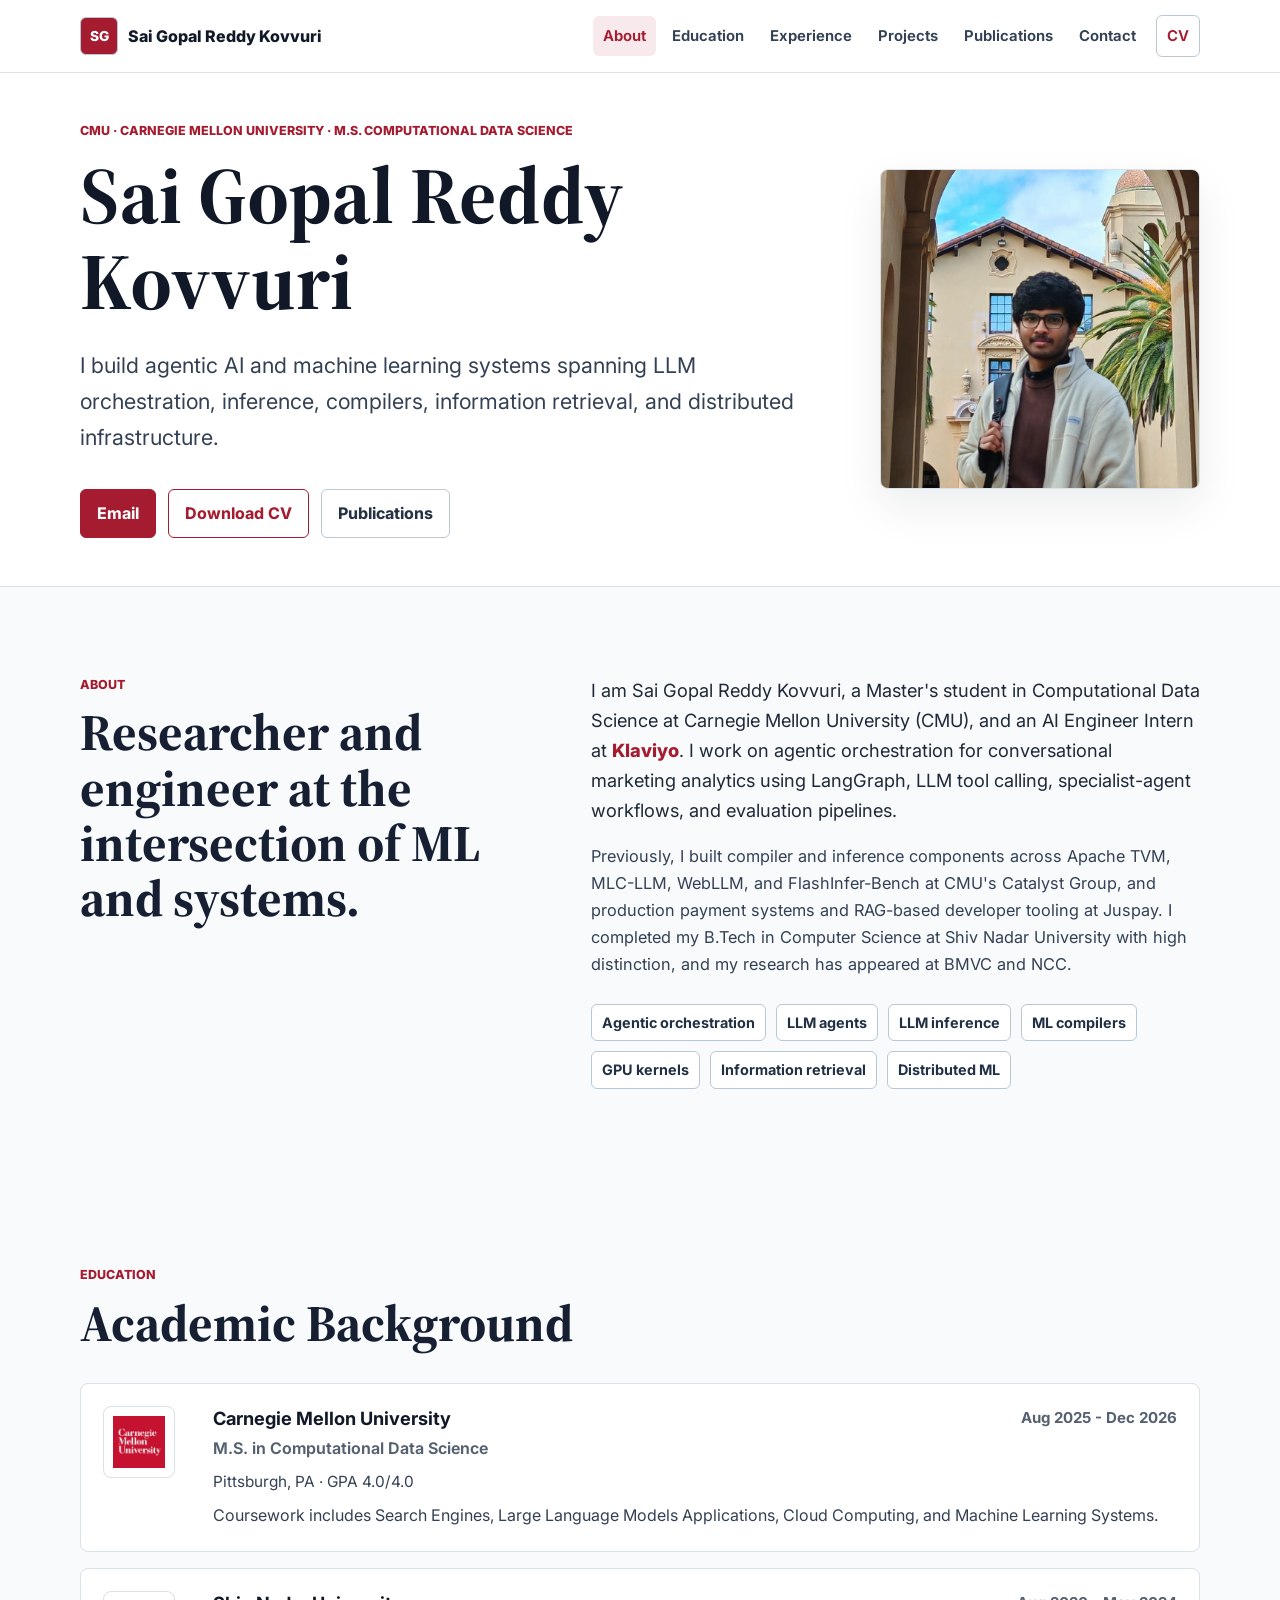
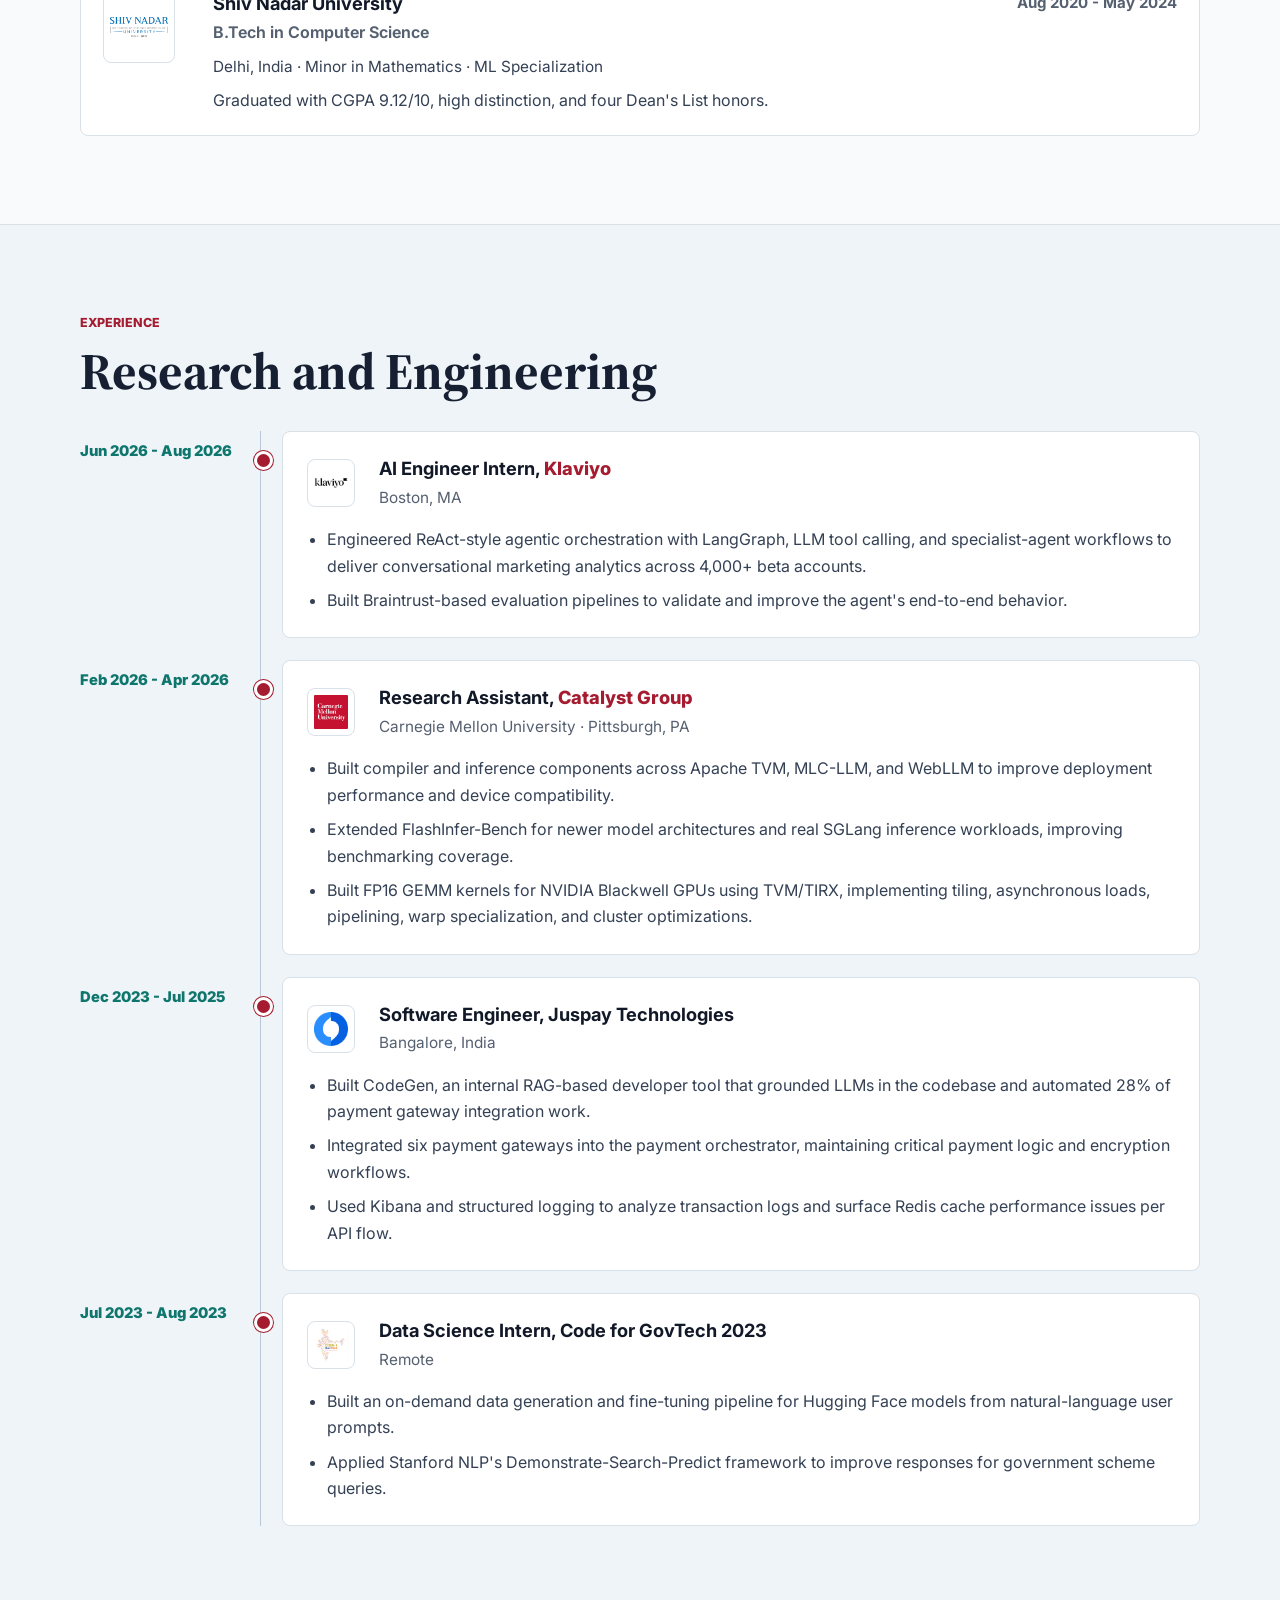
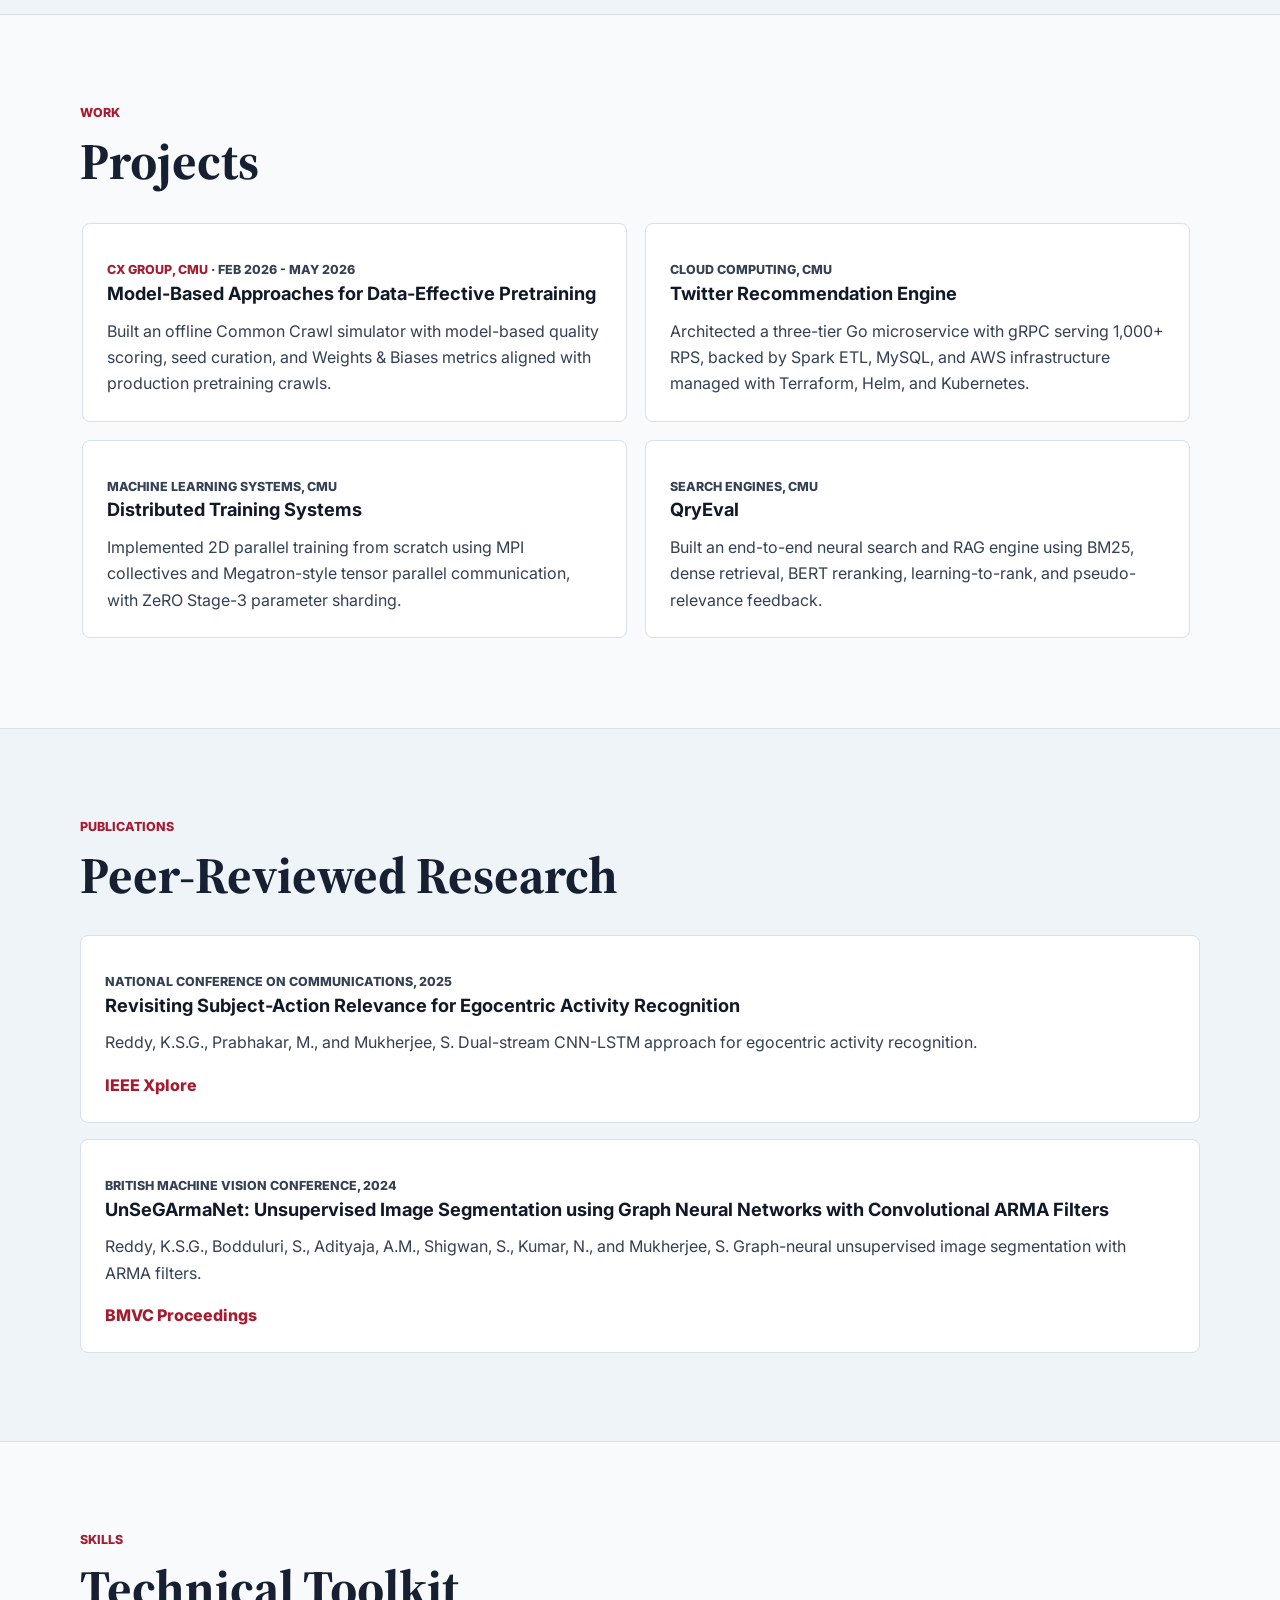
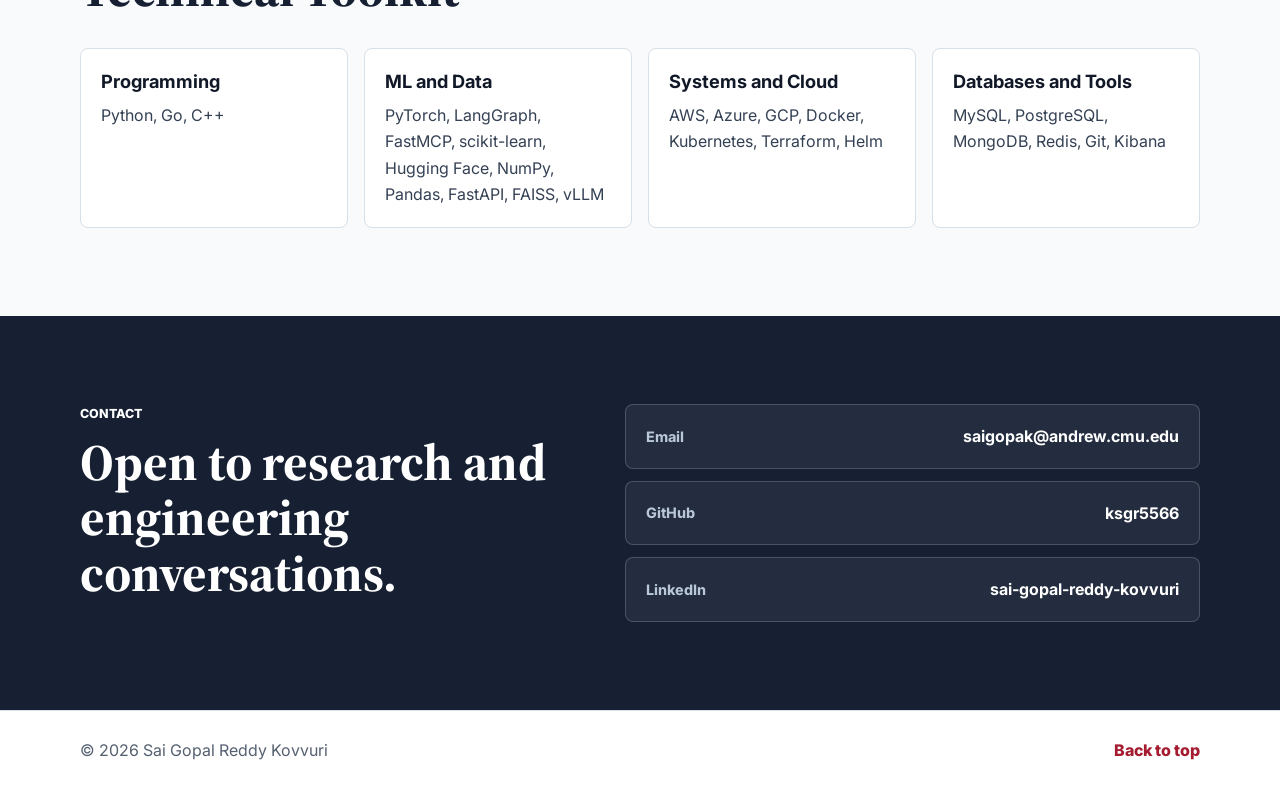
<file: index.html>
<!doctype html>
<html lang="en">
  <head>
    <meta charset="utf-8" />
    <meta name="viewport" content="width=device-width, initial-scale=1" />
    <title>Sai Gopal Reddy Kovvuri (ksgr5566) | Agentic AI &amp; ML Systems</title>
    <meta
      name="description"
      content="Sai Gopal Reddy Kovvuri, also known as Sai Gopal Reddy and ksgr5566, is a CMU M.S. student and AI engineer working on agentic orchestration and ML systems."
    />
    <meta name="author" content="Sai Gopal Reddy Kovvuri" />
    <meta name="robots" content="index, follow" />
    <meta
      name="keywords"
      content="Sai Gopal, Sai Gopal Reddy, Sai Gopal Reddy Kovvuri, ksgr5566, ksgr CMU, Sai Gopal CMU, Klaviyo AI engineer, agentic orchestration, CMU ML systems, Carnegie Mellon University"
    />
    <link rel="canonical" href="https://ksgr5566.github.io/" />
    <meta property="og:title" content="Sai Gopal Reddy Kovvuri | Agentic AI &amp; ML Systems Engineer" />
    <meta
      property="og:description"
      content="Academic and professional homepage of Sai Gopal Reddy Kovvuri, an AI engineer and CMU graduate student working on agentic orchestration and ML systems."
    />
    <meta property="og:type" content="website" />
    <meta property="og:url" content="https://ksgr5566.github.io/" />
    <meta property="og:image" content="https://ksgr5566.github.io/assets/profile.png" />
    <meta property="og:image:alt" content="Sai Gopal Reddy Kovvuri" />
    <meta property="og:site_name" content="Sai Gopal Reddy Kovvuri" />
    <meta name="twitter:card" content="summary" />
    <meta name="twitter:title" content="Sai Gopal Reddy Kovvuri | Agentic AI &amp; ML Systems Engineer" />
    <meta
      name="twitter:description"
      content="Sai Gopal Reddy Kovvuri, ksgr5566, works on agentic orchestration, LLM inference, and ML systems."
    />
    <meta name="twitter:image" content="https://ksgr5566.github.io/assets/profile.png" />
    <link rel="me" href="https://github.com/ksgr5566" />
    <link rel="me" href="https://linkedin.com/in/sai-gopal-reddy-kovvuri" />
    <link rel="preconnect" href="https://fonts.googleapis.com" />
    <link rel="preconnect" href="https://fonts.gstatic.com" crossorigin />
    <link
      href="https://fonts.googleapis.com/css2?family=Inter:wght@400;500;600;700;800&family=Source+Serif+4:wght@600;700&display=swap"
      rel="stylesheet"
    />
    <link rel="stylesheet" href="styles.css" />
    <script type="application/ld+json">
      {
        "@context": "https://schema.org",
        "@type": "Person",
        "@id": "https://ksgr5566.github.io/#sai-gopal-reddy-kovvuri",
        "name": "Sai Gopal Reddy Kovvuri",
        "alternateName": [
          "Sai Gopal",
          "Sai Gopal Reddy",
          "K. Sai Gopal Reddy",
          "ksgr5566",
          "ksgr"
        ],
        "url": "https://ksgr5566.github.io/",
        "image": "https://ksgr5566.github.io/assets/profile.png",
        "email": "saigopak@andrew.cmu.edu",
        "jobTitle": "AI Engineer Intern",
        "worksFor": {
          "@type": "Organization",
          "name": "Klaviyo",
          "url": "https://www.klaviyo.com/"
        },
        "affiliation": [
          {
            "@type": "Organization",
            "name": "Carnegie Mellon University",
            "url": "https://www.cmu.edu/"
          }
        ],
        "alumniOf": [
          {
            "@type": "CollegeOrUniversity",
            "name": "Shiv Nadar University"
          }
        ],
        "sameAs": [
          "https://github.com/ksgr5566",
          "https://linkedin.com/in/sai-gopal-reddy-kovvuri"
        ],
        "subjectOf": [
          {
            "@type": "ScholarlyArticle",
            "name": "UnSeGArmaNet: Unsupervised Image Segmentation using Graph Neural Networks with Convolutional ARMA Filters",
            "url": "https://bmvc2024.org/proceedings/922"
          },
          {
            "@type": "ScholarlyArticle",
            "name": "Revisiting Subject-Action Relevance for Egocentric Activity Recognition",
            "url": "https://ieeexplore.ieee.org/abstract/document/10983639"
          }
        ],
        "knowsAbout": [
          "Agentic orchestration",
          "LLM agents",
          "LLM evaluation",
          "Machine learning systems",
          "LLM inference",
          "ML compilers",
          "Information retrieval",
          "Distributed machine learning"
        ]
      }
    </script>
    <script defer src="script.js"></script>
  </head>
  <body>
    <a class="skip-link" href="#main">Skip to content</a>

    <header class="site-header">
      <div class="container header-inner">
        <a class="brand" href="#top" aria-label="Sai Gopal Reddy Kovvuri home">
          <span class="brand-mark">SG</span>
          <span>Sai Gopal Reddy Kovvuri</span>
        </a>
        <button class="burger" id="burger" aria-label="Toggle navigation" aria-expanded="false">
          <span></span><span></span><span></span>
        </button>
        <nav id="nav" class="nav" aria-label="Primary navigation">
          <a href="#about" class="nav-link">About</a>
          <a href="#education" class="nav-link">Education</a>
          <a href="#experience" class="nav-link">Experience</a>
          <a href="#projects" class="nav-link">Projects</a>
          <a href="#publications" class="nav-link">Publications</a>
          <a href="#contact" class="nav-link">Contact</a>
          <a href="assets/resume.pdf" class="nav-link nav-link-cv" target="_blank" rel="noopener">CV</a>
        </nav>
      </div>
    </header>

    <main id="main">
      <section id="top" class="hero">
        <div class="container hero-grid">
          <div class="hero-copy reveal">
            <p class="eyebrow">CMU &middot; Carnegie Mellon University &middot; M.S. Computational Data Science</p>
            <h1>Sai Gopal Reddy Kovvuri</h1>
            <p class="subtitle">
              I build agentic AI and machine learning systems spanning LLM orchestration, inference,
              compilers, information retrieval, and distributed infrastructure.
            </p>
            <div class="hero-actions">
              <a class="btn" href="mailto:saigopak@andrew.cmu.edu">Email</a>
              <a class="btn btn-secondary" href="assets/resume.pdf" target="_blank" rel="noopener">Download CV</a>
              <a class="btn btn-quiet" href="#publications">Publications</a>
            </div>
          </div>

          <aside class="profile-panel reveal" aria-label="Profile photo">
            <div class="avatar-frame">
              <img src="assets/profile.png" alt="Sai Gopal Reddy Kovvuri" class="avatar" />
            </div>
          </aside>
        </div>
      </section>

      <section id="about" class="section">
        <div class="container section-grid">
          <div>
            <p class="section-kicker">About</p>
            <h2 class="section-title">Researcher and engineer at the intersection of ML and systems.</h2>
          </div>
          <div class="section-body">
            <p class="lead">
              I am Sai Gopal Reddy Kovvuri, a Master's student in Computational Data Science at Carnegie
              Mellon University (CMU), and an AI Engineer Intern at
              <a class="inline-link" href="https://www.klaviyo.com/" target="_blank" rel="noopener">Klaviyo</a>.
              I work on agentic orchestration for conversational marketing analytics using LangGraph,
              LLM tool calling, specialist-agent workflows, and evaluation pipelines.
            </p>
            <p>
              Previously, I built compiler and inference components across Apache TVM, MLC-LLM, WebLLM,
              and FlashInfer-Bench at CMU's Catalyst Group, and production payment systems and RAG-based
              developer tooling at Juspay. I completed my B.Tech in Computer Science at Shiv Nadar University
              with high distinction, and my research has appeared at BMVC and NCC.
            </p>
            <div class="research-tags" aria-label="Research interests">
              <span>Agentic orchestration</span>
              <span>LLM agents</span>
              <span>LLM inference</span>
              <span>ML compilers</span>
              <span>GPU kernels</span>
              <span>Information retrieval</span>
              <span>Distributed ML</span>
            </div>
          </div>
        </div>
      </section>

      <section id="education" class="section">
        <div class="container">
          <div class="section-heading">
            <p class="section-kicker">Education</p>
            <h2 class="section-title">Academic Background</h2>
          </div>
          <div class="entry-list">
            <article class="entry reveal">
              <div class="entry-logo">
                <img src="assets/cmu-logo.png" alt="Carnegie Mellon University logo" />
              </div>
              <div class="entry-main">
                <div class="entry-head">
                  <div>
                    <h3>Carnegie Mellon University</h3>
                    <p>M.S. in Computational Data Science</p>
                  </div>
                  <span>Aug 2025 - Dec 2026</span>
                </div>
                <p class="entry-meta">Pittsburgh, PA &middot; GPA 4.0/4.0</p>
                <p>
                  Coursework includes Search Engines, Large Language Models Applications, Cloud Computing,
                  and Machine Learning Systems.
                </p>
              </div>
            </article>

            <article class="entry reveal">
              <div class="entry-logo wide-logo">
                <img src="assets/snu-logo.png" alt="Shiv Nadar University logo" />
              </div>
              <div class="entry-main">
                <div class="entry-head">
                  <div>
                    <h3>Shiv Nadar University</h3>
                    <p>B.Tech in Computer Science</p>
                  </div>
                  <span>Aug 2020 - May 2024</span>
                </div>
                <p class="entry-meta">Delhi, India &middot; Minor in Mathematics &middot; ML Specialization</p>
                <p>Graduated with CGPA 9.12/10, high distinction, and four Dean's List honors.</p>
              </div>
            </article>
          </div>
        </div>
      </section>

      <section id="experience" class="section section-muted">
        <div class="container">
          <div class="section-heading">
            <p class="section-kicker">Experience</p>
            <h2 class="section-title">Research and Engineering</h2>
          </div>
          <div class="timeline">
            <article class="timeline-item reveal">
              <div class="timeline-date">Jun 2026 - Aug 2026</div>
              <div class="timeline-content">
                <div class="timeline-title">
                  <img src="assets/klaviyo.png" alt="Klaviyo logo" />
                  <div>
                    <h3>
                      AI Engineer Intern,
                      <a href="https://www.klaviyo.com/" target="_blank" rel="noopener">Klaviyo</a>
                    </h3>
                    <p class="entry-meta">Boston, MA</p>
                  </div>
                </div>
                <ul>
                  <li>
                    Engineered ReAct-style agentic orchestration with LangGraph, LLM tool calling, and
                    specialist-agent workflows to deliver conversational marketing analytics across
                    4,000+ beta accounts.
                  </li>
                  <li>
                    Built Braintrust-based evaluation pipelines to validate and improve the agent's
                    end-to-end behavior.
                  </li>
                </ul>
              </div>
            </article>

            <article class="timeline-item reveal">
              <div class="timeline-date">Feb 2026 - Apr 2026</div>
              <div class="timeline-content">
                <div class="timeline-title">
                  <img src="assets/cmu-logo.png" alt="Carnegie Mellon University logo" />
                  <div>
                    <h3>
                      Research Assistant,
                      <a href="https://catalyst.cs.cmu.edu/" target="_blank" rel="noopener">Catalyst Group</a>
                    </h3>
                    <p class="entry-meta">Carnegie Mellon University &middot; Pittsburgh, PA</p>
                  </div>
                </div>
                <ul>
                  <li>
                    Built compiler and inference components across Apache TVM, MLC-LLM, and WebLLM to
                    improve deployment performance and device compatibility.
                  </li>
                  <li>
                    Extended FlashInfer-Bench for newer model architectures and real SGLang inference
                    workloads, improving benchmarking coverage.
                  </li>
                  <li>
                    Built FP16 GEMM kernels for NVIDIA Blackwell GPUs using TVM/TIRX, implementing tiling,
                    asynchronous loads, pipelining, warp specialization, and cluster optimizations.
                  </li>
                </ul>
              </div>
            </article>

            <article class="timeline-item reveal">
              <div class="timeline-date">Dec 2023 - Jul 2025</div>
              <div class="timeline-content">
                <div class="timeline-title">
                  <img src="assets/juspay-logo.jpeg" alt="Juspay logo" />
                  <div>
                    <h3>Software Engineer, Juspay Technologies</h3>
                    <p class="entry-meta">Bangalore, India</p>
                  </div>
                </div>
                <ul>
                  <li>
                    Built CodeGen, an internal RAG-based developer tool that grounded LLMs in the codebase
                    and automated 28% of payment gateway integration work.
                  </li>
                  <li>
                    Integrated six payment gateways into the payment orchestrator, maintaining critical
                    payment logic and encryption workflows.
                  </li>
                  <li>
                    Used Kibana and structured logging to analyze transaction logs and surface Redis cache
                    performance issues per API flow.
                  </li>
                </ul>
              </div>
            </article>

            <article class="timeline-item reveal">
              <div class="timeline-date">Jul 2023 - Aug 2023</div>
              <div class="timeline-content">
                <div class="timeline-title">
                  <img src="assets/c4gt-logo.jpeg" alt="Code for GovTech logo" />
                  <div>
                    <h3>Data Science Intern, Code for GovTech 2023</h3>
                    <p class="entry-meta">Remote</p>
                  </div>
                </div>
                <ul>
                  <li>
                    Built an on-demand data generation and fine-tuning pipeline for Hugging Face models
                    from natural-language user prompts.
                  </li>
                  <li>
                    Applied Stanford NLP's Demonstrate-Search-Predict framework to improve responses for
                    government scheme queries.
                  </li>
                </ul>
              </div>
            </article>
          </div>
        </div>
      </section>

      <section id="projects" class="section">
        <div class="container">
          <div class="section-heading">
            <p class="section-kicker">Work</p>
            <h2 class="section-title">Projects</h2>
          </div>
          <div class="project-scroll" aria-label="Scrollable project list">
            <div class="project-grid">
              <article class="project-card reveal">
                <p class="project-context">
                  <a href="https://www.cs.cmu.edu/~cxcscmu/" target="_blank" rel="noopener">CX Group, CMU</a>
                  &middot; Feb 2026 - May 2026
                </p>
                <h3>Model-Based Approaches for Data-Effective Pretraining</h3>
                <p>
                  Built an offline Common Crawl simulator with model-based quality scoring, seed curation,
                  and Weights &amp; Biases metrics aligned with production pretraining crawls.
                </p>
              </article>

              <article class="project-card reveal">
                <p class="project-context">Cloud Computing, CMU</p>
                <h3>Twitter Recommendation Engine</h3>
                <p>
                  Architected a three-tier Go microservice with gRPC serving 1,000+ RPS, backed by Spark
                  ETL, MySQL, and AWS infrastructure managed with Terraform, Helm, and Kubernetes.
                </p>
              </article>

              <article class="project-card reveal">
                <p class="project-context">Machine Learning Systems, CMU</p>
                <h3>Distributed Training Systems</h3>
                <p>
                  Implemented 2D parallel training from scratch using MPI collectives and Megatron-style tensor
                  parallel communication, with ZeRO Stage-3 parameter sharding.
                </p>
              </article>

              <article class="project-card reveal">
                <p class="project-context">Search Engines, CMU</p>
                <h3>QryEval</h3>
                <p>
                  Built an end-to-end neural search and RAG engine using BM25, dense retrieval, BERT reranking,
                  learning-to-rank, and pseudo-relevance feedback.
                </p>
              </article>
            </div>
          </div>
        </div>
      </section>

      <section id="publications" class="section section-muted">
        <div class="container">
          <div class="section-heading">
            <p class="section-kicker">Publications</p>
            <h2 class="section-title">Peer-Reviewed Research</h2>
          </div>
          <div class="publication-list">
            <article class="publication reveal">
              <p class="pub-venue">National Conference on Communications, 2025</p>
              <h3>Revisiting Subject-Action Relevance for Egocentric Activity Recognition</h3>
              <p>
                Reddy, K.S.G., Prabhakar, M., and Mukherjee, S. Dual-stream CNN-LSTM approach for egocentric
                activity recognition.
              </p>
              <a class="text-link" href="https://ieeexplore.ieee.org/abstract/document/10983639" target="_blank" rel="noopener">
                IEEE Xplore
              </a>
            </article>

            <article class="publication reveal">
              <p class="pub-venue">British Machine Vision Conference, 2024</p>
              <h3>UnSeGArmaNet: Unsupervised Image Segmentation using Graph Neural Networks with Convolutional ARMA Filters</h3>
              <p>
                Reddy, K.S.G., Bodduluri, S., Adityaja, A.M., Shigwan, S., Kumar, N., and Mukherjee, S.
                Graph-neural unsupervised image segmentation with ARMA filters.
              </p>
              <a class="text-link" href="https://bmvc2024.org/proceedings/922" target="_blank" rel="noopener">
                BMVC Proceedings
              </a>
            </article>
          </div>
        </div>
      </section>

      <section id="skills" class="section">
        <div class="container">
          <div class="section-heading">
            <p class="section-kicker">Skills</p>
            <h2 class="section-title">Technical Toolkit</h2>
          </div>
          <div class="skill-grid reveal">
            <div>
              <h3>Programming</h3>
              <p>Python, Go, C++</p>
            </div>
            <div>
              <h3>ML and Data</h3>
              <p>PyTorch, LangGraph, FastMCP, scikit-learn, Hugging Face, NumPy, Pandas, FastAPI, FAISS, vLLM</p>
            </div>
            <div>
              <h3>Systems and Cloud</h3>
              <p>AWS, Azure, GCP, Docker, Kubernetes, Terraform, Helm</p>
            </div>
            <div>
              <h3>Databases and Tools</h3>
              <p>MySQL, PostgreSQL, MongoDB, Redis, Git, Kibana</p>
            </div>
          </div>
        </div>
      </section>

      <section id="contact" class="section contact-section">
        <div class="container contact-grid">
          <div>
            <p class="section-kicker">Contact</p>
            <h2 class="section-title">Open to research and engineering conversations.</h2>
          </div>
          <div class="contact-actions reveal">
            <a class="contact-link" href="mailto:saigopak@andrew.cmu.edu">
              <span>Email</span>
              <strong>saigopak@andrew.cmu.edu</strong>
            </a>
            <a class="contact-link" href="https://github.com/ksgr5566" target="_blank" rel="noopener">
              <span>GitHub</span>
              <strong>ksgr5566</strong>
            </a>
            <a class="contact-link" href="https://linkedin.com/in/sai-gopal-reddy-kovvuri" target="_blank" rel="noopener">
              <span>LinkedIn</span>
              <strong>sai-gopal-reddy-kovvuri</strong>
            </a>
          </div>
        </div>
      </section>
    </main>

    <footer class="site-footer">
      <div class="container footer-inner">
        <span>&copy; <span id="year"></span> Sai Gopal Reddy Kovvuri</span>
        <a href="#top">Back to top</a>
      </div>
    </footer>
  </body>
</html>
</file>
<file: styles.css>
:root {
  --bg: #f8fafc;
  --surface: #ffffff;
  --surface-muted: #eef4f7;
  --text: #111827;
  --muted: #556070;
  --soft: #778293;
  --accent: #a51c30;
  --accent-dark: #7f1425;
  --teal: #0f766e;
  --line: #d8e0e8;
  --line-strong: #bac7d4;
  --shadow: 0 18px 45px rgba(15, 23, 42, 0.08);
  --max: 1120px;
}

* {
  box-sizing: border-box;
}

html {
  scroll-behavior: smooth;
  scroll-padding-top: 88px;
}

body {
  margin: 0;
  color: var(--text);
  background: var(--bg);
  font-family: "Inter", ui-sans-serif, system-ui, -apple-system, BlinkMacSystemFont, "Segoe UI", sans-serif;
  line-height: 1.65;
}

img {
  display: block;
  max-width: 100%;
}

a {
  color: inherit;
}

.container {
  width: min(100% - 40px, var(--max));
  margin: 0 auto;
}

.skip-link {
  position: absolute;
  left: 16px;
  top: -48px;
  z-index: 100;
  padding: 10px 14px;
  border-radius: 6px;
  background: var(--text);
  color: #fff;
  text-decoration: none;
  transition: top 0.2s ease;
}

.skip-link:focus {
  top: 12px;
}

/* Header */
.site-header {
  position: sticky;
  top: 0;
  z-index: 50;
  background: rgba(255, 255, 255, 0.92);
  border-bottom: 1px solid rgba(216, 224, 232, 0.9);
  backdrop-filter: blur(16px);
}

.header-inner {
  display: flex;
  align-items: center;
  justify-content: space-between;
  min-height: 72px;
  gap: 24px;
}

.brand {
  display: inline-flex;
  align-items: center;
  gap: 10px;
  min-width: 0;
  color: var(--text);
  font-weight: 800;
  text-decoration: none;
}

.brand-mark {
  display: inline-grid;
  width: 38px;
  height: 38px;
  flex: 0 0 38px;
  place-items: center;
  border: 1px solid var(--line-strong);
  border-radius: 6px;
  color: #fff;
  background: var(--accent);
  font-size: 0.86rem;
}

.nav {
  display: flex;
  align-items: center;
  gap: 6px;
}

.nav-link {
  display: inline-flex;
  align-items: center;
  min-height: 38px;
  padding: 8px 10px;
  border-radius: 6px;
  color: #334155;
  font-size: 0.93rem;
  font-weight: 650;
  text-decoration: none;
}

.nav-link:hover,
.nav-link.active {
  color: var(--accent);
  background: #f8e9ec;
}

.nav-link-cv {
  margin-left: 4px;
  border: 1px solid var(--line-strong);
  background: #fff;
  color: var(--accent);
}

.burger {
  display: none;
  width: 42px;
  height: 42px;
  border: 1px solid var(--line);
  border-radius: 6px;
  background: #fff;
  cursor: pointer;
}

.burger span {
  display: block;
  width: 20px;
  height: 2px;
  margin: 4px auto;
  border-radius: 2px;
  background: var(--text);
}

/* Hero */
.hero {
  background: #fff;
  border-bottom: 1px solid var(--line);
}

.hero-grid {
  display: grid;
  grid-template-columns: minmax(0, 1fr) 320px;
  gap: 56px;
  align-items: center;
  padding: 48px 0;
}

.eyebrow,
.section-kicker,
.project-context,
.pub-venue {
  margin: 0 0 10px;
  color: var(--accent);
  font-size: 0.78rem;
  font-weight: 800;
  letter-spacing: 0;
  text-transform: uppercase;
}

.hero h1,
.section-title {
  margin: 0;
  font-family: "Source Serif 4", Georgia, "Times New Roman", serif;
  font-weight: 700;
  line-height: 1.08;
}

.hero h1 {
  max-width: 760px;
  font-size: clamp(3rem, 7vw, 5rem);
}

.subtitle {
  max-width: 760px;
  margin: 24px 0 0;
  color: #344054;
  font-size: clamp(1.1rem, 2vw, 1.35rem);
}

.hero-actions {
  display: flex;
  flex-wrap: wrap;
  gap: 12px;
  margin-top: 34px;
}

.btn {
  display: inline-flex;
  align-items: center;
  justify-content: center;
  min-height: 44px;
  padding: 10px 16px;
  border: 1px solid var(--accent);
  border-radius: 6px;
  background: var(--accent);
  color: #fff;
  font-weight: 750;
  text-decoration: none;
  transition: background 0.2s ease, border-color 0.2s ease, transform 0.2s ease;
}

.btn:hover {
  background: var(--accent-dark);
  border-color: var(--accent-dark);
  transform: translateY(-1px);
}

.btn-secondary {
  background: #fff;
  color: var(--accent);
}

.btn-secondary:hover {
  background: #f8e9ec;
  color: var(--accent-dark);
}

.btn-quiet {
  border-color: var(--line-strong);
  background: #fff;
  color: #263142;
}

.btn-quiet:hover {
  border-color: #98a9ba;
  background: var(--surface-muted);
  color: var(--text);
}

.profile-panel {
  align-self: center;
  border: 1px solid var(--line);
  border-radius: 8px;
  background: var(--surface);
  box-shadow: var(--shadow);
  overflow: hidden;
}

.avatar-frame {
  aspect-ratio: 1 / 1;
  overflow: hidden;
  background: #f2f5f8;
}

.avatar {
  width: 100%;
  height: 100%;
  object-fit: cover;
  object-position: center;
}

.inline-link,
.timeline-title a,
.project-context a {
  color: var(--accent);
  font-weight: 800;
  text-decoration: none;
}

.inline-link:hover,
.timeline-title a:hover,
.project-context a:hover {
  text-decoration: underline;
}

/* Sections */
.section {
  padding: 88px 0;
}

.section-muted {
  background: var(--surface-muted);
  border-block: 1px solid var(--line);
}

.section-grid {
  display: grid;
  grid-template-columns: 0.72fr 1fr;
  gap: 72px;
}

.section-heading {
  max-width: 760px;
  margin-bottom: 32px;
}

.section-title {
  max-width: 760px;
  color: #172033;
  font-size: clamp(2rem, 4vw, 3.3rem);
}

.section-body {
  color: #344054;
  font-size: 1.02rem;
}

.section-body p {
  margin: 0 0 18px;
}

.lead {
  color: #1f2937;
  font-size: 1.14rem;
}

.research-tags {
  display: flex;
  flex-wrap: wrap;
  gap: 10px;
  margin-top: 26px;
}

.research-tags span {
  display: inline-flex;
  align-items: center;
  min-height: 34px;
  padding: 6px 10px;
  border: 1px solid var(--line-strong);
  border-radius: 6px;
  background: #fff;
  color: #223044;
  font-size: 0.9rem;
  font-weight: 700;
}

.entry-list,
.publication-list {
  display: grid;
  gap: 16px;
}

.entry,
.project-card,
.publication,
.skill-grid > div,
.contact-link {
  border: 1px solid var(--line);
  border-radius: 8px;
  background: #fff;
}

/* Entries */
.entry {
  display: grid;
  grid-template-columns: 88px 1fr;
  gap: 22px;
  padding: 22px;
}

.entry-logo {
  display: grid;
  width: 72px;
  height: 72px;
  place-items: center;
  border: 1px solid var(--line);
  border-radius: 8px;
  background: #fff;
}

.entry-logo img {
  width: 52px;
  height: 52px;
  object-fit: contain;
}

.wide-logo img {
  width: 58px;
  height: 32px;
}

.entry-main p {
  margin: 8px 0 0;
  color: #344054;
}

.entry-head {
  display: flex;
  align-items: flex-start;
  justify-content: space-between;
  gap: 20px;
}

.entry-head h3,
.timeline-content h3,
.project-card h3,
.publication h3,
.skill-grid h3 {
  margin: 0;
  color: #111827;
  font-size: 1.14rem;
  line-height: 1.35;
}

.entry-head p,
.entry-head span,
.entry-meta {
  color: var(--muted);
}

.entry-head p {
  margin: 4px 0 0;
  font-weight: 650;
}

.entry-head span {
  white-space: nowrap;
  font-size: 0.94rem;
  font-weight: 700;
}

.entry-meta {
  font-size: 0.96rem;
}

/* Timeline */
.timeline {
  position: relative;
  display: grid;
  gap: 22px;
}

.timeline::before {
  position: absolute;
  top: 0;
  bottom: 0;
  left: 180px;
  width: 1px;
  background: var(--line-strong);
  content: "";
}

.timeline-item {
  position: relative;
  display: grid;
  grid-template-columns: 160px 1fr;
  gap: 42px;
}

.timeline-item::before {
  position: absolute;
  left: 174px;
  top: 20px;
  width: 13px;
  height: 13px;
  border: 3px solid #fff;
  border-radius: 50%;
  background: var(--accent);
  box-shadow: 0 0 0 1px var(--accent);
  content: "";
}

.timeline-date {
  padding-top: 8px;
  color: var(--teal);
  font-size: 0.92rem;
  font-weight: 850;
}

.timeline-content {
  padding: 24px;
  border: 1px solid var(--line);
  border-radius: 8px;
  background: #fff;
}

.timeline-title {
  display: grid;
  grid-template-columns: 56px 1fr;
  gap: 16px;
  align-items: center;
}

.timeline-title img {
  width: 48px;
  height: 48px;
  border: 1px solid var(--line);
  border-radius: 8px;
  background: #fff;
  padding: 6px;
  object-fit: contain;
}

.timeline-title .entry-meta {
  margin: 4px 0 0;
}

.timeline-content ul {
  margin: 16px 0 0;
  padding-left: 20px;
  color: #344054;
}

.timeline-content li + li {
  margin-top: 8px;
}

/* Projects and publications */
.project-grid {
  display: grid;
  grid-template-columns: repeat(2, minmax(0, 1fr));
  gap: 18px;
}

.project-scroll {
  max-height: 580px;
  padding: 2px 10px 2px 2px;
  overflow-y: auto;
  overscroll-behavior: contain;
  scrollbar-color: var(--line-strong) transparent;
}

.project-scroll::-webkit-scrollbar {
  width: 10px;
}

.project-scroll::-webkit-scrollbar-thumb {
  border: 3px solid #fff;
  border-radius: 999px;
  background: var(--line-strong);
}

.project-card,
.publication {
  padding: 24px;
}

.project-card p,
.publication p {
  margin: 12px 0 0;
  color: #344054;
}

.project-context,
.pub-venue {
  color: var(--teal);
}

.text-link {
  display: inline-flex;
  margin-top: 16px;
  color: var(--accent);
  font-weight: 800;
  text-decoration: none;
}

.text-link:hover {
  text-decoration: underline;
}

/* Skills */
.skill-grid {
  display: grid;
  grid-template-columns: repeat(4, minmax(0, 1fr));
  gap: 16px;
}

.skill-grid > div {
  padding: 20px;
}

.skill-grid p {
  margin: 8px 0 0;
  color: #344054;
}

/* Contact */
.contact-section {
  background: #172033;
  color: #fff;
}

.contact-section .section-title,
.contact-section .section-kicker {
  color: #fff;
}

.contact-grid {
  display: grid;
  grid-template-columns: 0.85fr 1fr;
  gap: 56px;
  align-items: start;
}

.contact-actions {
  display: grid;
  gap: 12px;
}

.contact-link {
  display: flex;
  align-items: center;
  justify-content: space-between;
  gap: 20px;
  padding: 18px 20px;
  color: #fff;
  background: rgba(255, 255, 255, 0.06);
  border-color: rgba(255, 255, 255, 0.18);
  text-decoration: none;
}

.contact-link:hover {
  background: rgba(255, 255, 255, 0.11);
}

.contact-link span {
  color: #b8c7d9;
  font-size: 0.9rem;
  font-weight: 750;
}

.contact-link strong {
  overflow-wrap: anywhere;
  text-align: right;
}

/* Footer */
.site-footer {
  padding: 26px 0;
  border-top: 1px solid var(--line);
  background: #fff;
  color: var(--muted);
}

.footer-inner {
  display: flex;
  align-items: center;
  justify-content: space-between;
  gap: 18px;
}

.footer-inner a {
  color: var(--accent);
  font-weight: 800;
  text-decoration: none;
}

.footer-inner a:hover {
  text-decoration: underline;
}

/* Motion */
/* Keep content visible even when the page is opened directly from the file system. */
.reveal,
.reveal-visible {
  opacity: 1;
  transform: none;
}

@media (prefers-reduced-motion: reduce) {
  html {
    scroll-behavior: auto;
  }

  .btn:hover {
    transform: none;
  }
}

@media (max-width: 980px) {
  .burger {
    display: block;
  }

  .nav {
    position: fixed;
    inset: 72px 0 auto 0;
    display: none;
    flex-direction: column;
    align-items: stretch;
    gap: 4px;
    padding: 14px 20px 20px;
    border-bottom: 1px solid var(--line);
    background: #fff;
    box-shadow: var(--shadow);
  }

  .nav.open {
    display: flex;
  }

  .nav-link,
  .nav-link-cv {
    justify-content: center;
    margin-left: 0;
  }

  .hero-grid,
  .section-grid,
  .contact-grid {
    grid-template-columns: 1fr;
  }

  .hero-grid {
    gap: 42px;
    min-height: 0;
    padding: 42px 0;
  }

  .profile-panel {
    width: min(100%, 420px);
    justify-self: center;
  }

  .section-grid,
  .contact-grid {
    gap: 28px;
  }

  .timeline::before {
    left: 10px;
  }

  .timeline-item {
    grid-template-columns: 1fr;
    gap: 10px;
    padding-left: 34px;
  }

  .timeline-item::before {
    left: 4px;
  }

  .timeline-date {
    padding-top: 0;
  }

  .project-grid,
  .skill-grid {
    grid-template-columns: 1fr 1fr;
  }
}

@media (max-width: 640px) {
  .container {
    width: min(100% - 28px, var(--max));
  }

  .header-inner {
    min-height: 66px;
  }

  .brand {
    font-size: 0.96rem;
  }

  .brand-mark {
    width: 34px;
    height: 34px;
    flex-basis: 34px;
  }

  .nav {
    inset: 66px 0 auto 0;
  }

  .hero-grid {
    padding: 32px 0 40px;
  }

  .hero h1 {
    font-size: 2.55rem;
  }

  .subtitle {
    font-size: 1.03rem;
  }

  .profile-panel {
    width: min(100%, 320px);
    justify-self: center;
  }

  .avatar-frame {
    aspect-ratio: 1 / 1;
  }

  .avatar {
    height: 100%;
  }

  .section {
    padding: 64px 0;
  }

  .entry {
    grid-template-columns: 1fr;
  }

  .entry-head,
  .contact-link,
  .footer-inner {
    flex-direction: column;
    align-items: flex-start;
  }

  .entry-head span {
    white-space: normal;
  }

  .project-grid,
  .skill-grid {
    grid-template-columns: 1fr;
  }

  .contact-link strong {
    text-align: left;
  }
}
</file>
